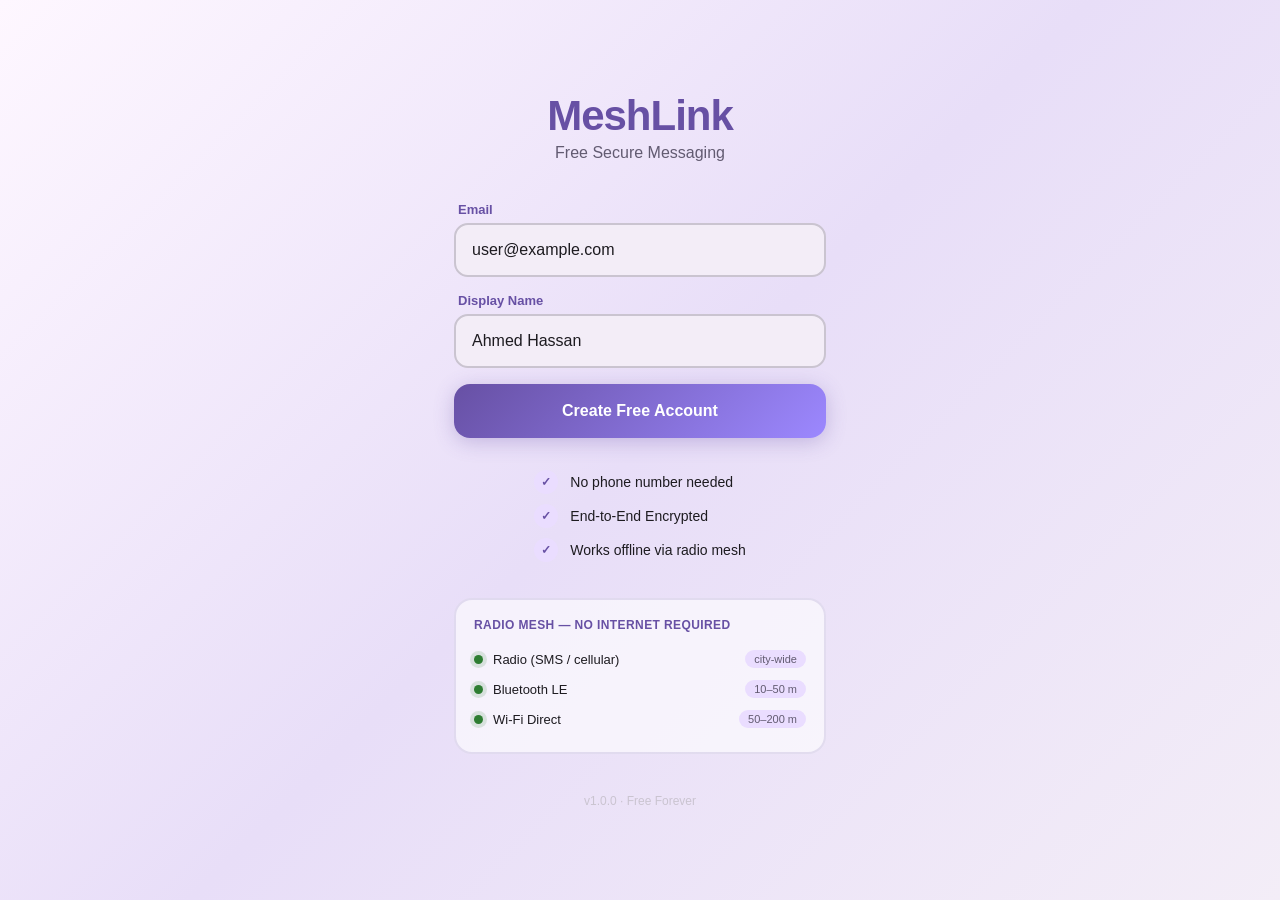
<file: meshlink_android/ui-preview.html>
<!DOCTYPE html>
<html lang="en">
<head>
    <meta charset="UTF-8">
    <meta name="viewport" content="width=device-width, initial-scale=1.0">
    <title>MeshLink - Purple UI Preview</title>
    <style>
        * {
            margin: 0;
            padding: 0;
            box-sizing: border-box;
        }
        body {
            font-family: -apple-system, BlinkMacSystemFont, 'Segoe UI', Roboto, sans-serif;
            background: linear-gradient(135deg, #FEF7FF 0%, #E8DEF8 50%, #F3EDF7 100%);
            min-height: 100vh;
            display: flex;
            align-items: center;
            justify-content: center;
        }
        .container {
            max-width: 420px;
            width: 100%;
            padding: 40px 24px;
            text-align: center;
        }
        .logo {
            font-size: 42px;
            font-weight: 800;
            color: #6750A4;
            margin-bottom: 4px;
            letter-spacing: -1px;
        }
        .subtitle {
            font-size: 16px;
            color: #625B71;
            margin-bottom: 40px;
            font-weight: 400;
        }
        .input-group {
            margin-bottom: 16px;
            text-align: left;
        }
        .input-group label {
            display: block;
            font-size: 13px;
            font-weight: 600;
            color: #6750A4;
            margin-bottom: 6px;
            padding-left: 4px;
        }
        .input-group input {
            width: 100%;
            padding: 16px;
            border: 2px solid #CAC4D0;
            border-radius: 14px;
            font-size: 16px;
            background: #F3EDF7;
            color: #1D1B20;
            outline: none;
            transition: all 0.2s ease;
        }
        .input-group input:focus {
            border-color: #6750A4;
            background: #EADDFF;
            box-shadow: 0 0 0 4px rgba(103, 80, 164, 0.1);
        }
        .btn-primary {
            width: 100%;
            padding: 18px;
            border: none;
            border-radius: 16px;
            font-size: 16px;
            font-weight: 700;
            background: linear-gradient(135deg, #6750A4 0%, #9C88FF 100%);
            color: white;
            cursor: pointer;
            transition: all 0.2s ease;
            box-shadow: 0 4px 20px rgba(103, 80, 164, 0.3);
        }
        .btn-primary:hover {
            transform: translateY(-2px);
            box-shadow: 0 8px 24px rgba(103, 80, 164, 0.4);
        }
        .btn-primary:active {
            transform: translateY(0);
        }
        .btn-primary:disabled {
            opacity: 0.5;
            cursor: not-allowed;
            transform: none;
        }
        .uin-card {
            margin-top: 32px;
            padding: 24px;
            background: linear-gradient(135deg, #EADDFF 0%, #F3EDF7 100%);
            border-radius: 20px;
            border: 2px solid rgba(103, 80, 164, 0.2);
            display: none;
        }
        .uin-card.show {
            display: block;
            animation: slideUp 0.4s ease;
        }
        @keyframes slideUp {
            from { opacity: 0; transform: translateY(20px); }
            to { opacity: 1; transform: translateY(0); }
        }
        .uin-label {
            font-size: 13px;
            color: #625B71;
            margin-bottom: 8px;
        }
        .uin-value {
            font-size: 22px;
            font-weight: 800;
            color: #6750A4;
            letter-spacing: 1px;
        }
        .uin-hint {
            font-size: 12px;
            color: #625B71;
            margin-top: 12px;
        }
        .features {
            margin-top: 32px;
            text-align: left;
            display: inline-block;
        }
        .feature {
            display: flex;
            align-items: center;
            margin-bottom: 10px;
            font-size: 14px;
            color: #1D1B20;
        }
        .feature-icon {
            width: 24px;
            height: 24px;
            border-radius: 50%;
            background: #EADDFF;
            color: #6750A4;
            display: inline-flex;
            align-items: center;
            justify-content: center;
            margin-right: 12px;
            font-size: 12px;
            font-weight: 700;
        }
        .version {
            margin-top: 40px;
            font-size: 12px;
            color: #CAC4D0;
        }
        .radio-panel {
            margin-top: 26px;
            padding: 18px;
            background: rgba(255, 255, 255, 0.6);
            border: 2px solid rgba(103, 80, 164, 0.15);
            border-radius: 18px;
            text-align: left;
        }
        .radio-title {
            font-size: 12px;
            font-weight: 700;
            letter-spacing: 0.4px;
            text-transform: uppercase;
            color: #6750A4;
            margin-bottom: 12px;
        }
        .radio-row {
            display: flex;
            align-items: center;
            padding: 6px 0;
            font-size: 13px;
            color: #1D1B20;
        }
        .radio-dot {
            width: 9px;
            height: 9px;
            border-radius: 50%;
            background: #CAC4D0;
            margin-right: 10px;
            flex-shrink: 0;
        }
        .radio-dot.on {
            background: #2E7D32;
            box-shadow: 0 0 0 4px rgba(46, 125, 50, 0.15);
        }
        .radio-name { flex: 1; }
        .radio-range {
            font-size: 11px;
            color: #625B71;
            background: #EADDFF;
            padding: 3px 9px;
            border-radius: 999px;
        }
        .loading-spinner {
            display: none;
            width: 24px;
            height: 24px;
            border: 3px solid rgba(255,255,255,0.3);
            border-radius: 50%;
            border-top-color: white;
            animation: spin 0.8s linear infinite;
            margin: 0 auto;
        }
        @keyframes spin {
            to { transform: rotate(360deg); }
        }
    </style>
</head>
<body>
    <div class="container">
        <div class="logo">MeshLink</div>
        <div class="subtitle">Free Secure Messaging</div>
        
        <div class="input-group">
            <label>Email</label>
            <input type="email" id="email" placeholder="your@email.com" value="user@example.com">
        </div>
        
        <div class="input-group">
            <label>Display Name</label>
            <input type="text" id="displayName" placeholder="Your Name" value="Ahmed Hassan">
        </div>
        
        <button class="btn-primary" id="signupBtn" onclick="signup()">
            <span id="btnText">Create Free Account</span>
            <div class="loading-spinner" id="spinner"></div>
        </button>
        
        <div class="uin-card" id="uinCard">
            <div class="uin-label">Your Unique ID</div>
            <div class="uin-value" id="uinValue">+92-MZ-847291</div>
            <div class="uin-hint">Share this with friends to connect securely</div>
        </div>
        
        <div class="features">
            <div class="feature">
                <div class="feature-icon">✓</div>
                No phone number needed
            </div>
            <div class="feature">
                <div class="feature-icon">✓</div>
                End-to-End Encrypted
            </div>
            <div class="feature">
                <div class="feature-icon">✓</div>
                Works offline via radio mesh
            </div>
        </div>

        <div class="radio-panel">
            <div class="radio-title">Radio mesh — no internet required</div>
            <div class="radio-row">
                <span class="radio-dot on"></span>
                <span class="radio-name">Radio (SMS / cellular)</span>
                <span class="radio-range">city-wide</span>
            </div>
            <div class="radio-row">
                <span class="radio-dot on"></span>
                <span class="radio-name">Bluetooth LE</span>
                <span class="radio-range">10–50 m</span>
            </div>
            <div class="radio-row">
                <span class="radio-dot on"></span>
                <span class="radio-name">Wi-Fi Direct</span>
                <span class="radio-range">50–200 m</span>
            </div>
        </div>
        
        <div class="version">v1.0.0 · Free Forever</div>
    </div>
    
    <script>
        function signup() {
            const btn = document.getElementById('signupBtn');
            const spinner = document.getElementById('spinner');
            const btnText = document.getElementById('btnText');
            const uinCard = document.getElementById('uinCard');
            
            btn.disabled = true;
            btnText.style.display = 'none';
            spinner.style.display = 'block';
            
            setTimeout(() => {
                btn.disabled = false;
                btnText.style.display = 'inline';
                spinner.style.display = 'none';
                uinCard.classList.add('show');
            }, 1500);
        }
    </script>
</body>
</html>
</file>
